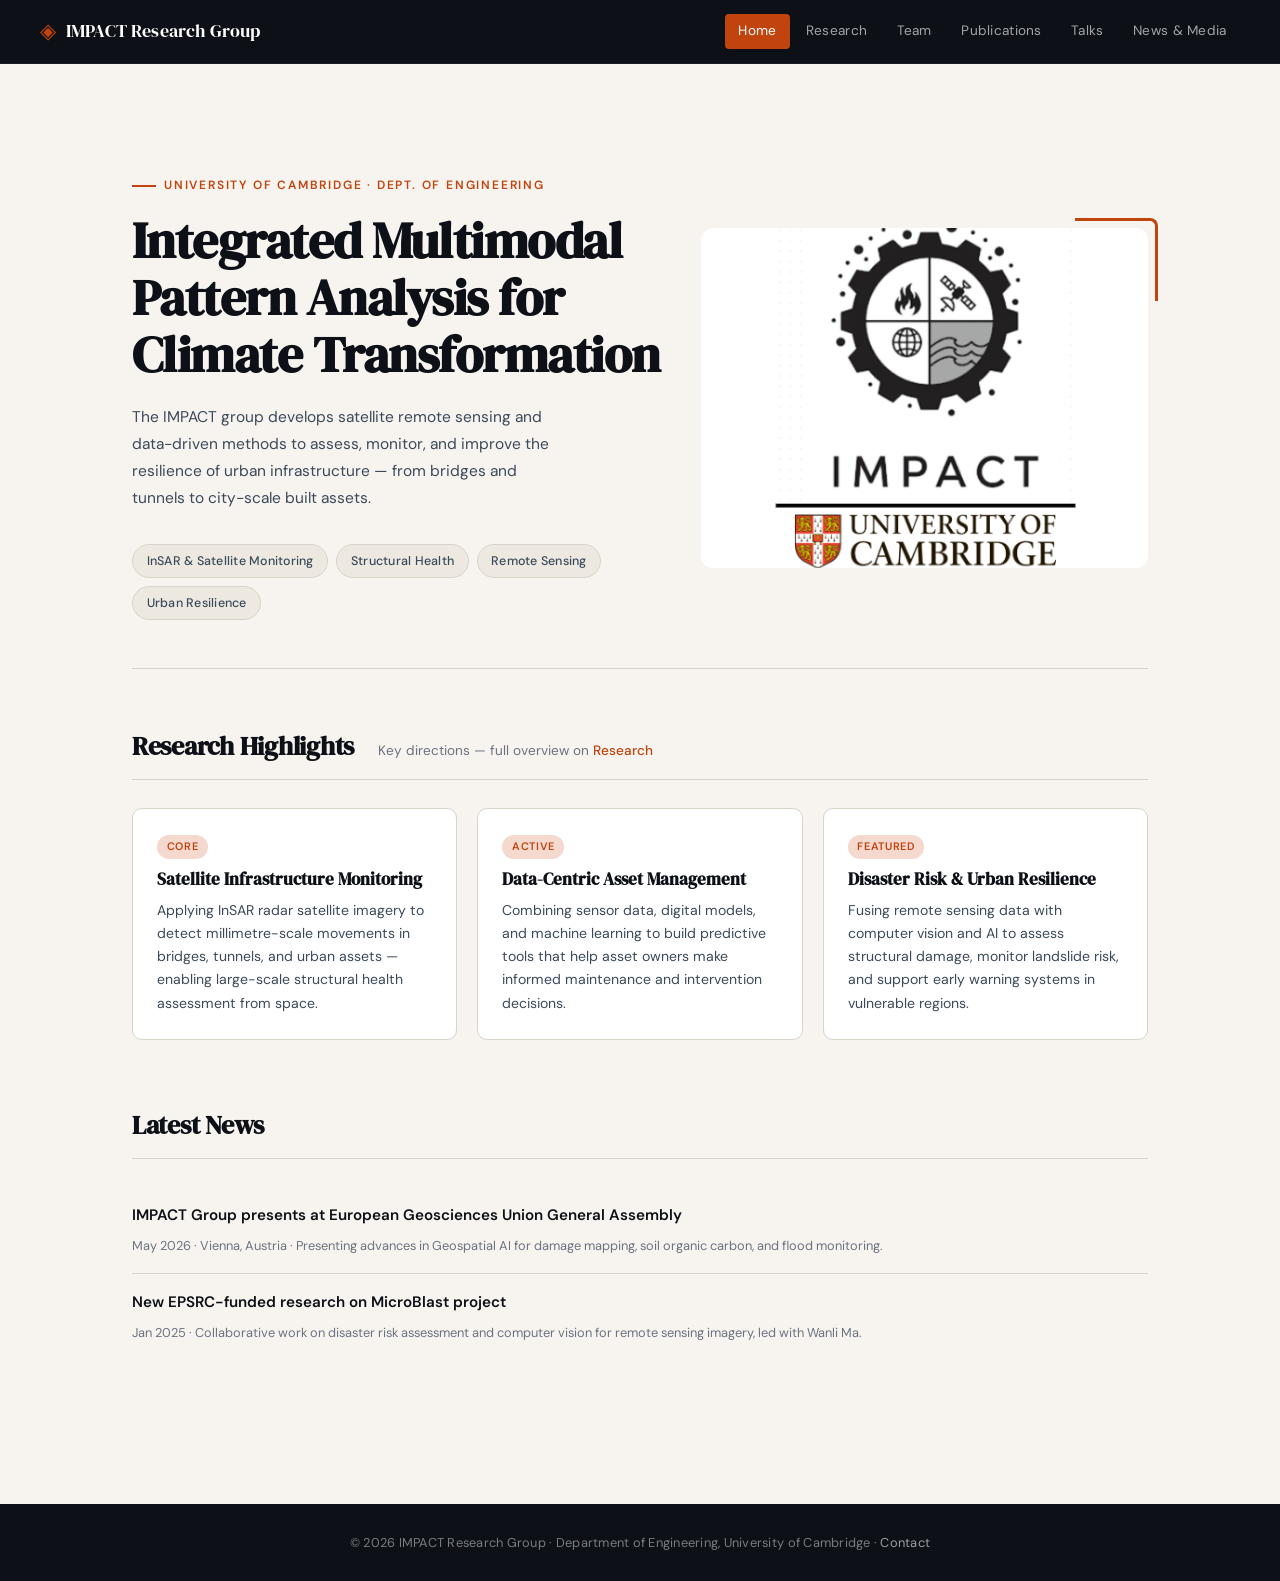
<file: index.html>
<!DOCTYPE html>
<html lang="en">
<head>
  <meta charset="UTF-8" />
  <title>IMPACT Research Group · University of Cambridge</title>
  <link rel="stylesheet" href="style.css" />
</head>
<body>
  <header class="header">
    <div class="logo">
      <span class="logo-accent">◈</span> IMPACT Research Group
    </div>
    <nav class="nav">
      <a href="index.html" class="active">Home</a>
      <a href="research.html">Research</a>
      <a href="team.html">Team</a>
      <a href="publications.html">Publications</a>
      <a href="talks.html">Talks</a>
      <a href="news-media.html">News &amp; Media</a>
    </nav>
  </header>

  <main class="main">
    <section class="hero">
      <div>
        <div class="hero-eyebrow">University of Cambridge · Dept. of Engineering</div>
        <h1> Integrated Multimodal Pattern Analysis for Climate Transformation</h1>
        <p class="hero-desc">
          The IMPACT group develops satellite remote sensing and data-driven methods
          to assess, monitor, and improve the resilience of urban infrastructure —
          from bridges and tunnels to city-scale built assets.
        </p>
        <div class="hero-pills">
          <span class="pill">InSAR &amp; Satellite Monitoring</span>
          <span class="pill">Structural Health</span>
          <span class="pill">Remote Sensing</span>
          <span class="pill">Urban Resilience</span>
        </div>
      </div>
      <div class="hero-image-wrap">
        <img src="photos\white.png"
             alt="Satellite view of urban infrastructure" />
      </div>
    </section>

    <section class="section">
      <div class="section-header">
        <h2 class="section-title">Research Highlights</h2>
        <span class="section-subtitle">Key directions — full overview on <a href="research.html" class="link">Research</a></span>
      </div>
      <div class="grid grid-3">
        <article class="card">
          <div class="badge">Core</div>
          <h3>Satellite Infrastructure Monitoring</h3>
          <p>
            Applying InSAR radar satellite imagery to detect millimetre-scale movements in bridges,
            tunnels, and urban assets — enabling large-scale structural health assessment from space.
          </p>
        </article>
        <article class="card">
          <div class="badge">Active</div>
          <h3>Data-Centric Asset Management</h3>
          <p>
            Combining sensor data, digital models, and machine learning to build predictive
            tools that help asset owners make informed maintenance and intervention decisions.
          </p>
        </article>
        <article class="card">
          <div class="badge">Featured</div>
          <h3>Disaster Risk &amp; Urban Resilience</h3>
          <p>
            Fusing remote sensing data with computer vision and AI to assess structural damage,
            monitor landslide risk, and support early warning systems in vulnerable regions.
          </p>
        </article>
      </div>
    </section>

    <section class="section">
      <div class="section-header">
        <h2 class="section-title">Latest News</h2>
      </div>
      <ul class="list">
        <li class="list-item">
          <strong>IMPACT Group presents at European Geosciences Union General Assembly</strong>
          <span class="meta">May 2026 · Vienna, Austria · Presenting advances in Geospatial AI for damage mapping, soil organic carbon, and flood monitoring.</span>
        </li>
        <li class="list-item">
          <strong>New EPSRC-funded research on MicroBlast project</strong>
          <span class="meta">Jan 2025 · Collaborative work on disaster risk assessment and computer vision for remote sensing imagery, led with Wanli Ma.</span>
        </li>
      </ul>
    </section>
  </main>

  <footer class="footer">
    © 2026 IMPACT Research Group · Department of Engineering, University of Cambridge ·
    <a href="mailto:ss683@cam.ac.uk">Contact</a>
  </footer>
</body>
</html>
</file>
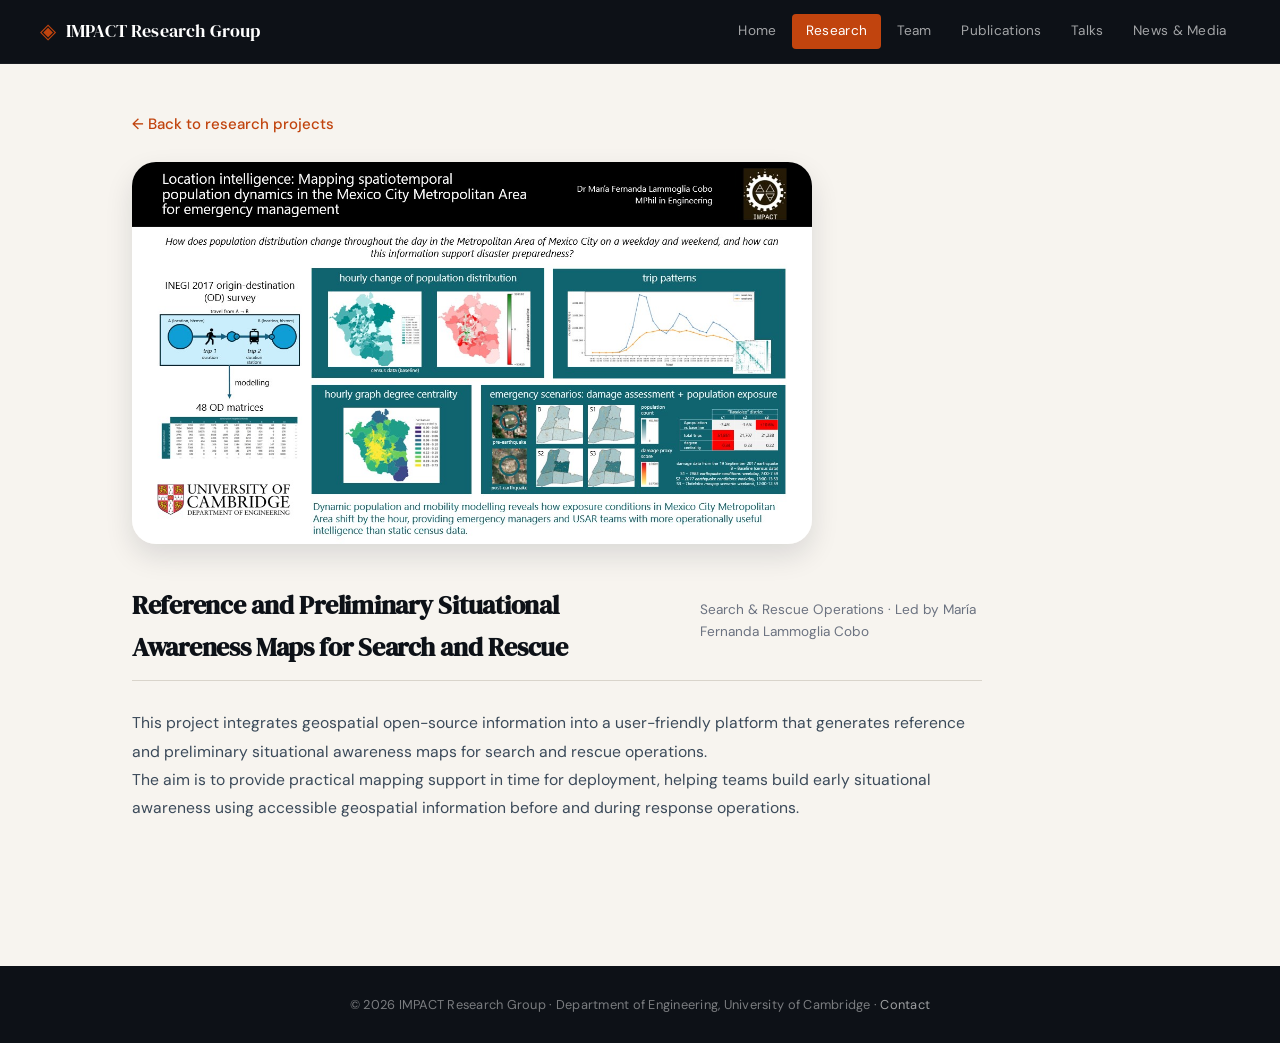
<file: project-search-rescue-maps.html>
<!DOCTYPE html>
<html lang="en">
<head>
  <meta charset="UTF-8" />
  <title>IMPACT Research Group · Reference and Preliminary Situational Awareness Maps for Search and Rescue</title>
  <link rel="stylesheet" href="style.css" />
  <style>
    .project-hero img { width: 80%; max-height: 420px; object-fit: cover; border-radius: 24px; margin-bottom: 2rem; box-shadow: 0 12px 28px rgba(15, 23, 42, 0.12); }
    .back-link { display: inline-block; margin-bottom: 1.5rem; }
    .project-detail { max-width: 850px; }
    .project-detail p { color: var(--slate); line-height: 1.8; font-size: 0.98rem; }
  </style>
</head>
<body>
  <header class="header">
    <div class="logo">
      <span class="logo-accent">◈</span> IMPACT Research Group
    </div>
    <nav class="nav">
      <a href="index.html">Home</a>
      <a href="research.html" class="active">Research</a>
      <a href="team.html">Team</a>
      <a href="publications.html">Publications</a>
      <a href="talks.html">Talks</a>
      <a href="news-media.html">News &amp; Media</a>
    </nav>
  </header>
  <main class="main">
    <section class="section project-detail">
      <a href="research.html" class="link back-link">← Back to research projects</a>
      <div class="project-hero"><img src="photos/Fernanda_project_hero_figure.jpg" alt="Maps and planning" /></div>
      <div class="section-header">
        <h2 class="section-title">Reference and Preliminary Situational Awareness Maps for Search and Rescue</h2>
        <span class="section-subtitle">Search &amp; Rescue Operations · Led by María Fernanda Lammoglia Cobo</span>
      </div>
      <p>This project integrates geospatial open-source information into a user-friendly platform that generates reference and preliminary situational awareness maps for search and rescue operations.</p>
      <p>The aim is to provide practical mapping support in time for deployment, helping teams build early situational awareness using accessible geospatial information before and during response operations.</p>
    </section>
  </main>
  <footer class="footer">
    © 2026 IMPACT Research Group · Department of Engineering, University of Cambridge ·
    <a href="mailto:ss683@cam.ac.uk">Contact</a>
  </footer>
</body>
</html>
</file>
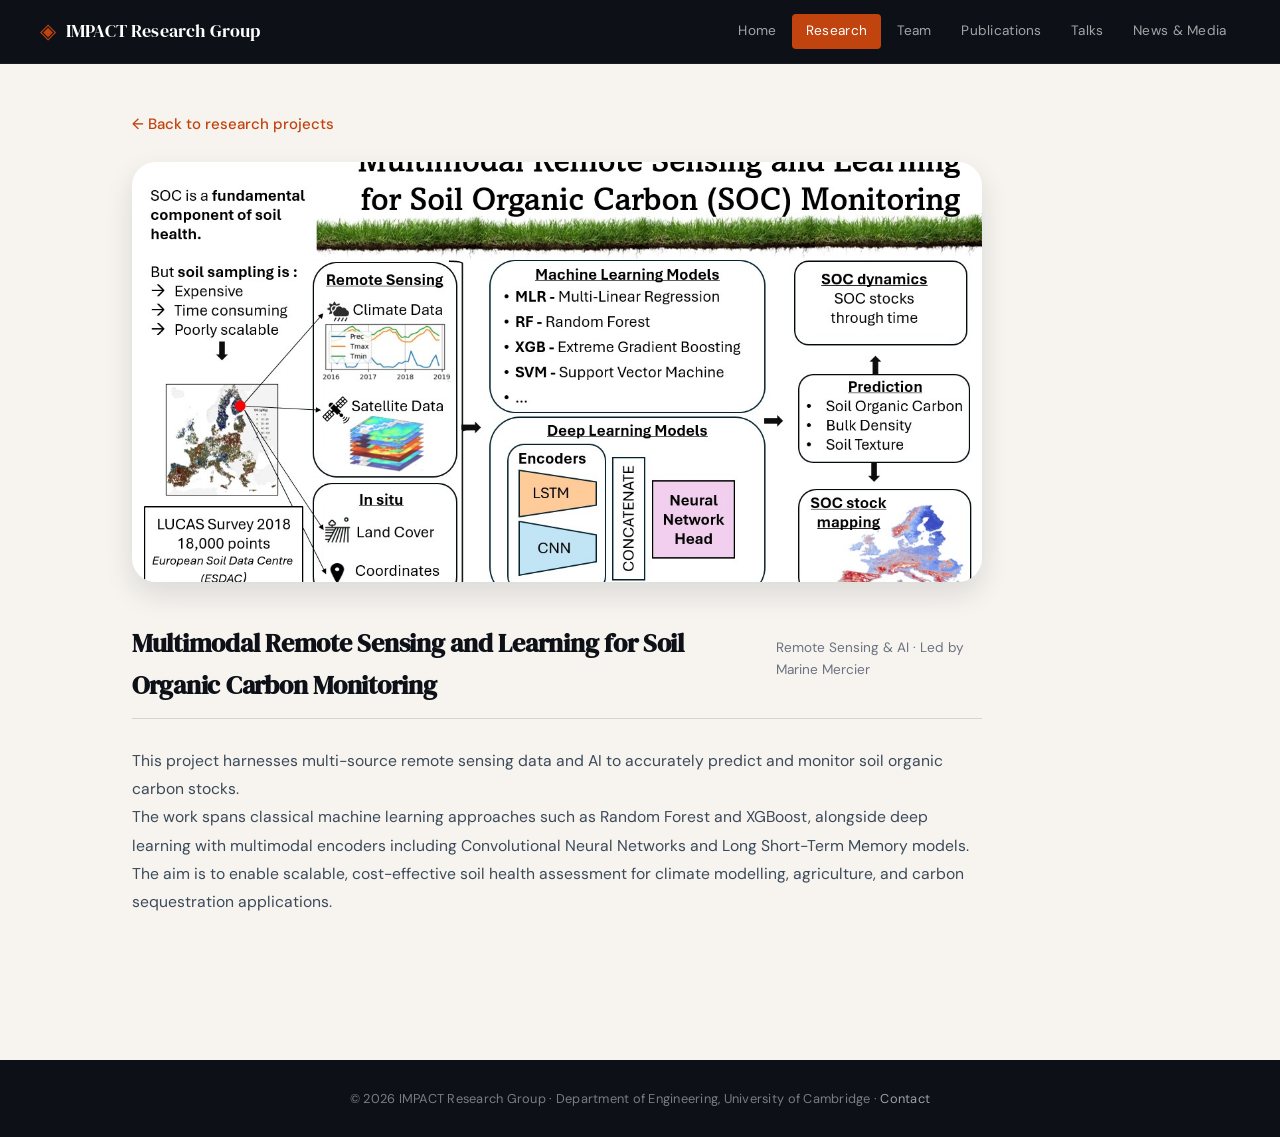
<file: project-soil-organic-carbon.html>
<!DOCTYPE html>
<html lang="en">
<head>
  <meta charset="UTF-8" />
  <title>IMPACT Research Group · Multimodal Remote Sensing and Learning for Soil Organic Carbon Monitoring</title>
  <link rel="stylesheet" href="style.css" />
  <style>
    .project-hero img { width: 100%; max-height: 420px; object-fit: cover; border-radius: 24px; margin-bottom: 2rem; box-shadow: 0 12px 28px rgba(15, 23, 42, 0.12); }
    .back-link { display: inline-block; margin-bottom: 1.5rem; }
    .project-detail { max-width: 850px; }
    .project-detail p { color: var(--slate); line-height: 1.8; font-size: 0.98rem; }
  </style>
</head>
<body>
  <header class="header">
    <div class="logo">
      <span class="logo-accent">◈</span> IMPACT Research Group
    </div>
    <nav class="nav">
      <a href="index.html">Home</a>
      <a href="research.html" class="active">Research</a>
      <a href="team.html">Team</a>
      <a href="publications.html">Publications</a>
      <a href="talks.html">Talks</a>
      <a href="news-media.html">News &amp; Media</a>
    </nav>
  </header>
  <main class="main">
    <section class="section project-detail">
      <a href="research.html" class="link back-link">← Back to research projects</a>
      <div class="project-hero"><img src="photos/Marine_project_hero_figure.jpg" alt="Soil and landscape" /> </div>
      <div class="section-header">
        <h2 class="section-title">Multimodal Remote Sensing and Learning for Soil Organic Carbon Monitoring</h2>
        <span class="section-subtitle">Remote Sensing &amp; AI · Led by Marine Mercier</span>
      </div>
      <p>This project harnesses multi-source remote sensing data and AI to accurately predict and monitor soil organic carbon stocks.</p>
      <p>The work spans classical machine learning approaches such as Random Forest and XGBoost, alongside deep learning with multimodal encoders including Convolutional Neural Networks and Long Short-Term Memory models. The aim is to enable scalable, cost-effective soil health assessment for climate modelling, agriculture, and carbon sequestration applications.</p>
    </section>
  </main>
  <footer class="footer">
    © 2026 IMPACT Research Group · Department of Engineering, University of Cambridge ·
    <a href="mailto:ss683@cam.ac.uk">Contact</a>
  </footer>
</body>
</html>
</file>
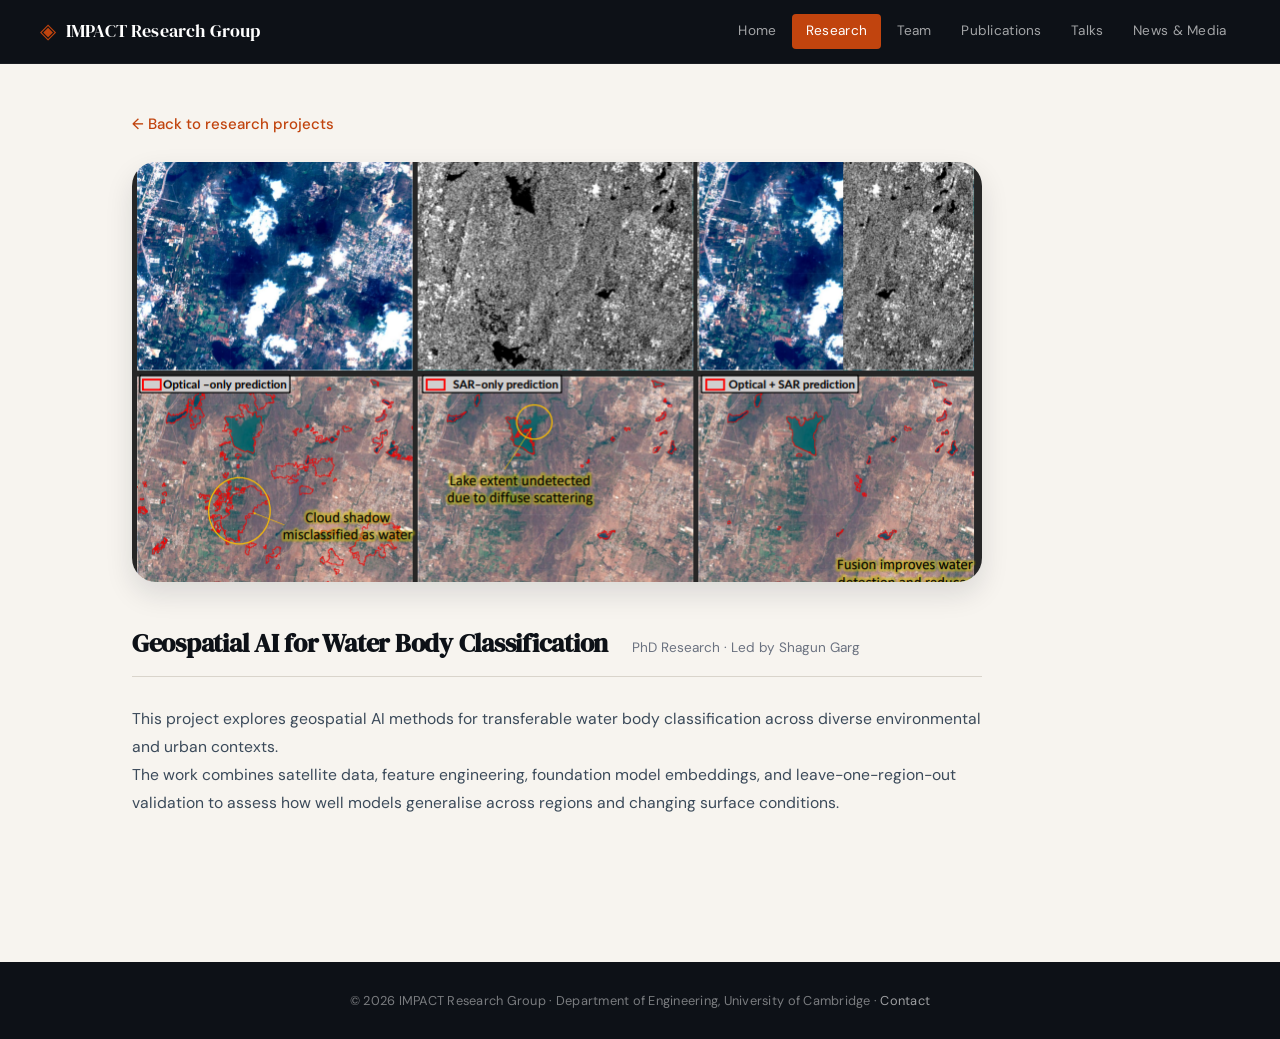
<file: project-water-body-classification.html>
<!DOCTYPE html>
<html lang="en">
<head>
  <meta charset="UTF-8" />
  <title>IMPACT Research Group · Geospatial AI for Water Body Classification</title>
  <link rel="stylesheet" href="style.css" />
  <style>
    .project-hero img { width: 100%; max-height: 420px; object-fit: cover; border-radius: 24px; margin-bottom: 2rem; box-shadow: 0 12px 28px rgba(15, 23, 42, 0.12); }
    .back-link { display: inline-block; margin-bottom: 1.5rem; }
    .project-detail { max-width: 850px; }
    .project-detail p { color: var(--slate); line-height: 1.8; font-size: 0.98rem; }
  </style>
</head>
<body>
  <header class="header">
    <div class="logo">
      <span class="logo-accent">◈</span> IMPACT Research Group
    </div>
    <nav class="nav">
      <a href="index.html">Home</a>
      <a href="research.html" class="active">Research</a>
      <a href="team.html">Team</a>
      <a href="publications.html">Publications</a>
      <a href="talks.html">Talks</a>
      <a href="news-media.html">News &amp; Media</a>
    </nav>
  </header>
  <main class="main">
    <section class="section project-detail">
      <a href="research.html" class="link back-link">← Back to research projects</a>
      <div class="project-hero"><img src="photos/shagun_project_hero_figure.png" alt="Satellite imagery" /></div>
      <div class="section-header">
        <h2 class="section-title">Geospatial AI for Water Body Classification</h2>
        <span class="section-subtitle">PhD Research · Led by Shagun Garg</span>
      </div>
      <p>This project explores geospatial AI methods for transferable water body classification across diverse environmental and urban contexts.</p>
      <p>The work combines satellite data, feature engineering, foundation model embeddings, and leave-one-region-out validation to assess how well models generalise across regions and changing surface conditions.</p>
    </section>
  </main>
  <footer class="footer">
    © 2026 IMPACT Research Group · Department of Engineering, University of Cambridge ·
    <a href="mailto:ss683@cam.ac.uk">Contact</a>
  </footer>
</body>
</html>
</file>
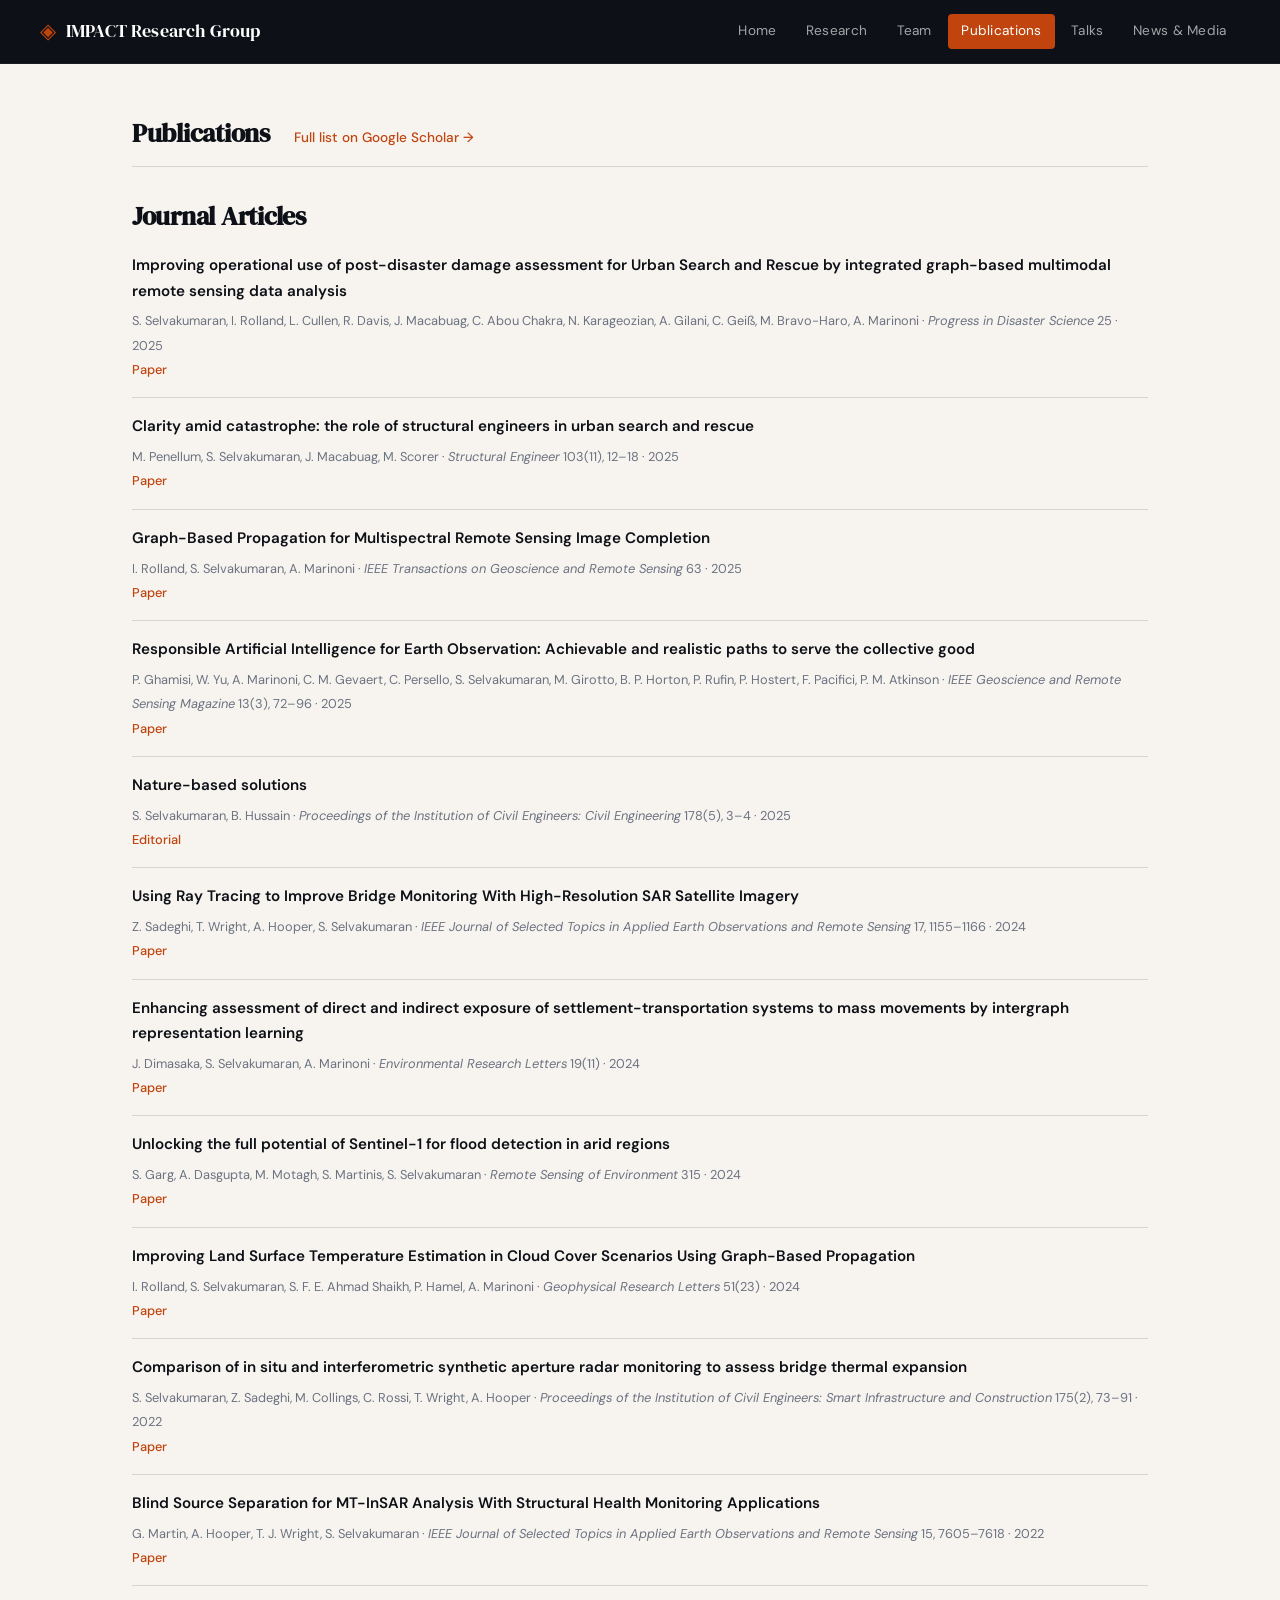
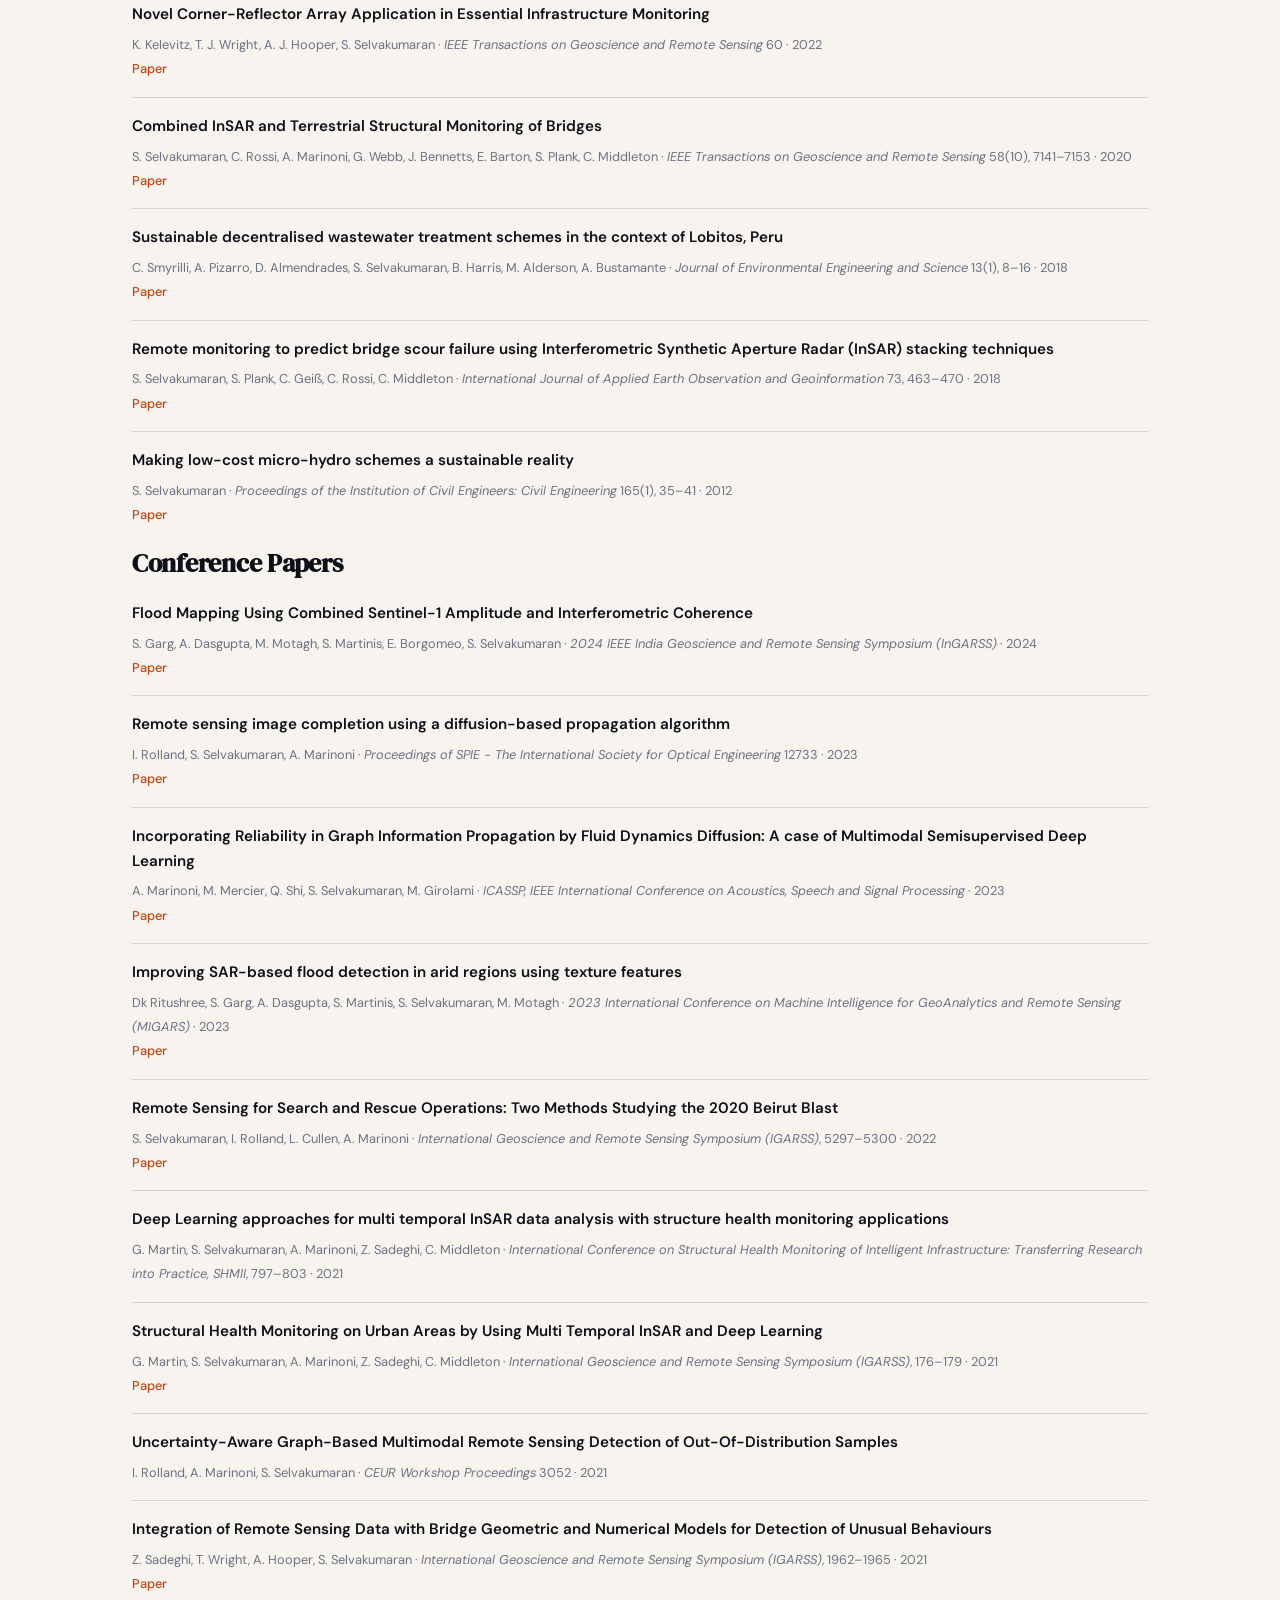
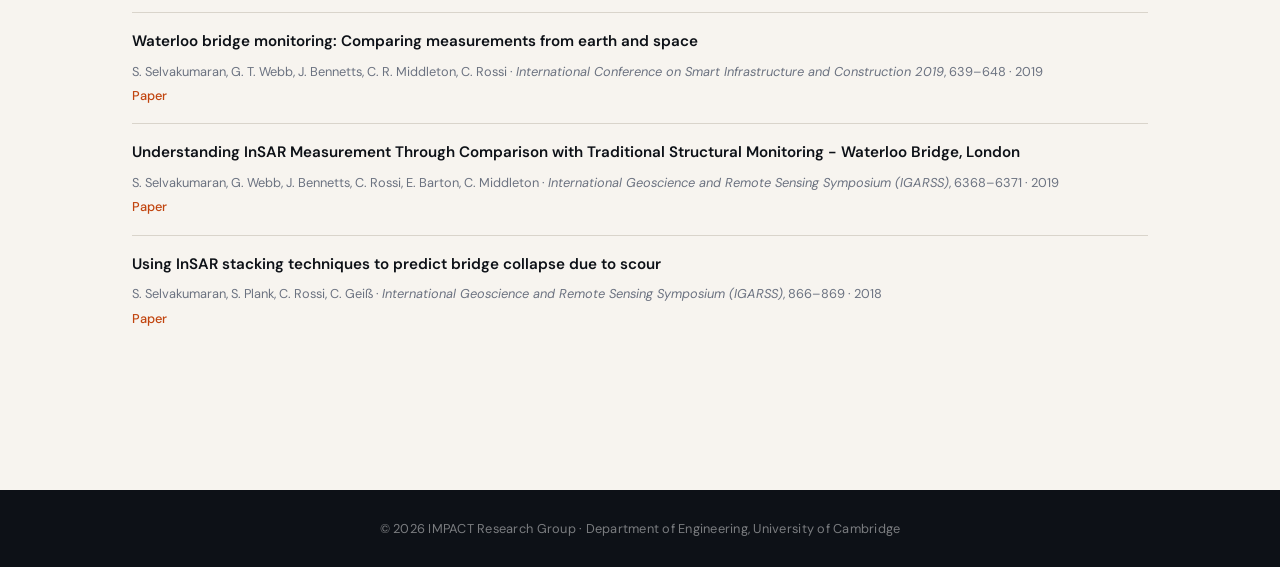
<file: publications.html>
<!DOCTYPE html>
<html lang="en">
<head>
  <meta charset="UTF-8" />
  <title>IMPACT Research Group · Publications</title>
  <link rel="stylesheet" href="style.css" />
</head>
<body>
  <header class="header">
    <div class="logo">
      <span class="logo-accent">◈</span> IMPACT Research Group
    </div>
    <nav class="nav">
      <a href="index.html">Home</a>
      <a href="research.html">Research</a>
      <a href="team.html">Team</a>
      <a href="publications.html" class="active">Publications</a>
      <a href="talks.html">Talks</a>
      <a href="news-media.html">News &amp; Media</a>
    </nav>
  </header>

  <main class="main">
    <section class="section">
      <div class="section-header">
        <h2 class="section-title">Publications</h2>
        <span class="section-subtitle">
          <a href="https://scholar.google.com/citations?user=6X2gmooAAAAJ&amp;hl=en" class="link">Full list on Google Scholar →</a>
        </span>
      </div>

      <h3 class="section-title">Journal Articles</h3>
      <ul class="list">
        <li class="list-item"><strong>Improving operational use of post-disaster damage assessment for Urban Search and Rescue by integrated graph-based multimodal remote sensing data analysis</strong><span class="meta">S. Selvakumaran, I. Rolland, L. Cullen, R. Davis, J. Macabuag, C. Abou Chakra, N. Karageozian, A. Gilani, C. Geiß, M. Bravo-Haro, A. Marinoni · <em>Progress in Disaster Science</em> 25 · 2025<br/><a href="https://doi.org/10.1016/j.pdisas.2025.100404" class="link">Paper</a></span></li>
        <li class="list-item"><strong>Clarity amid catastrophe: the role of structural engineers in urban search and rescue</strong><span class="meta">M. Penellum, S. Selvakumaran, J. Macabuag, M. Scorer · <em>Structural Engineer</em> 103(11), 12–18 · 2025<br/><a href="https://doi.org/10.56330/QXNE6647" class="link">Paper</a></span></li>
        <li class="list-item"><strong>Graph-Based Propagation for Multispectral Remote Sensing Image Completion</strong><span class="meta">I. Rolland, S. Selvakumaran, A. Marinoni · <em>IEEE Transactions on Geoscience and Remote Sensing</em> 63 · 2025<br/><a href="https://doi.org/10.1109/TGRS.2025.3527056" class="link">Paper</a></span></li>
        <li class="list-item"><strong>Responsible Artificial Intelligence for Earth Observation: Achievable and realistic paths to serve the collective good</strong><span class="meta">P. Ghamisi, W. Yu, A. Marinoni, C. M. Gevaert, C. Persello, S. Selvakumaran, M. Girotto, B. P. Horton, P. Rufin, P. Hostert, F. Pacifici, P. M. Atkinson · <em>IEEE Geoscience and Remote Sensing Magazine</em> 13(3), 72–96 · 2025<br/><a href="https://doi.org/10.1109/MGRS.2025.3529726" class="link">Paper</a></span></li>
        <li class="list-item"><strong>Nature-based solutions</strong><span class="meta">S. Selvakumaran, B. Hussain · <em>Proceedings of the Institution of Civil Engineers: Civil Engineering</em> 178(5), 3–4 · 2025<br/><a href="https://doi.org/10.1680/jcien.2025.178.5.3" class="link">Editorial</a></span></li>
        <li class="list-item"><strong>Using Ray Tracing to Improve Bridge Monitoring With High-Resolution SAR Satellite Imagery</strong><span class="meta">Z. Sadeghi, T. Wright, A. Hooper, S. Selvakumaran · <em>IEEE Journal of Selected Topics in Applied Earth Observations and Remote Sensing</em> 17, 1155–1166 · 2024<br/><a href="https://doi.org/10.1109/JSTARS.2023.3335284" class="link">Paper</a></span></li>
        <li class="list-item"><strong>Enhancing assessment of direct and indirect exposure of settlement-transportation systems to mass movements by intergraph representation learning</strong><span class="meta">J. Dimasaka, S. Selvakumaran, A. Marinoni · <em>Environmental Research Letters</em> 19(11) · 2024<br/><a href="https://doi.org/10.1088/1748-9326/ad8172" class="link">Paper</a></span></li>
        <li class="list-item"><strong>Unlocking the full potential of Sentinel-1 for flood detection in arid regions</strong><span class="meta">S. Garg, A. Dasgupta, M. Motagh, S. Martinis, S. Selvakumaran · <em>Remote Sensing of Environment</em> 315 · 2024<br/><a href="https://doi.org/10.1016/j.rse.2024.114417" class="link">Paper</a></span></li>
        <li class="list-item"><strong>Improving Land Surface Temperature Estimation in Cloud Cover Scenarios Using Graph-Based Propagation</strong><span class="meta">I. Rolland, S. Selvakumaran, S. F. E. Ahmad Shaikh, P. Hamel, A. Marinoni · <em>Geophysical Research Letters</em> 51(23) · 2024<br/><a href="https://doi.org/10.1029/2024GL108263" class="link">Paper</a></span></li>
        <li class="list-item"><strong>Comparison of in situ and interferometric synthetic aperture radar monitoring to assess bridge thermal expansion</strong><span class="meta">S. Selvakumaran, Z. Sadeghi, M. Collings, C. Rossi, T. Wright, A. Hooper · <em>Proceedings of the Institution of Civil Engineers: Smart Infrastructure and Construction</em> 175(2), 73–91 · 2022<br/><a href="https://doi.org/10.1680/jsmic.21.00008" class="link">Paper</a></span></li>
        <li class="list-item"><strong>Blind Source Separation for MT-InSAR Analysis With Structural Health Monitoring Applications</strong><span class="meta">G. Martin, A. Hooper, T. J. Wright, S. Selvakumaran · <em>IEEE Journal of Selected Topics in Applied Earth Observations and Remote Sensing</em> 15, 7605–7618 · 2022<br/><a href="https://doi.org/10.1109/JSTARS.2022.3190027" class="link">Paper</a></span></li>
        <li class="list-item"><strong>Novel Corner-Reflector Array Application in Essential Infrastructure Monitoring</strong><span class="meta">K. Kelevitz, T. J. Wright, A. J. Hooper, S. Selvakumaran · <em>IEEE Transactions on Geoscience and Remote Sensing</em> 60 · 2022<br/><a href="https://doi.org/10.1109/TGRS.2022.3196699" class="link">Paper</a></span></li>
        <li class="list-item"><strong>Combined InSAR and Terrestrial Structural Monitoring of Bridges</strong><span class="meta">S. Selvakumaran, C. Rossi, A. Marinoni, G. Webb, J. Bennetts, E. Barton, S. Plank, C. Middleton · <em>IEEE Transactions on Geoscience and Remote Sensing</em> 58(10), 7141–7153 · 2020<br/><a href="https://doi.org/10.1109/TGRS.2020.2979961" class="link">Paper</a></span></li>
        <li class="list-item"><strong>Sustainable decentralised wastewater treatment schemes in the context of Lobitos, Peru</strong><span class="meta">C. Smyrilli, A. Pizarro, D. Almendrades, S. Selvakumaran, B. Harris, M. Alderson, A. Bustamante · <em>Journal of Environmental Engineering and Science</em> 13(1), 8–16 · 2018<br/><a href="https://doi.org/10.1680/jenes.17.00023" class="link">Paper</a></span></li>
        <li class="list-item"><strong>Remote monitoring to predict bridge scour failure using Interferometric Synthetic Aperture Radar (InSAR) stacking techniques</strong><span class="meta">S. Selvakumaran, S. Plank, C. Geiß, C. Rossi, C. Middleton · <em>International Journal of Applied Earth Observation and Geoinformation</em> 73, 463–470 · 2018<br/><a href="https://doi.org/10.1016/j.jag.2018.07.004" class="link">Paper</a></span></li>
        <li class="list-item"><strong>Making low-cost micro-hydro schemes a sustainable reality</strong><span class="meta">S. Selvakumaran · <em>Proceedings of the Institution of Civil Engineers: Civil Engineering</em> 165(1), 35–41 · 2012<br/><a href="https://doi.org/10.1680/cien.2012.165.1.35" class="link">Paper</a></span></li>
      </ul>

      <h3 class="section-title">Conference Papers</h3>
      <ul class="list">
        <li class="list-item"><strong>Flood Mapping Using Combined Sentinel-1 Amplitude and Interferometric Coherence</strong><span class="meta">S. Garg, A. Dasgupta, M. Motagh, S. Martinis, E. Borgomeo, S. Selvakumaran · <em>2024 IEEE India Geoscience and Remote Sensing Symposium (InGARSS)</em> · 2024<br/><a href="https://doi.org/10.1109/InGARSS61818.2024.10984410" class="link">Paper</a></span></li>
        <li class="list-item"><strong>Remote sensing image completion using a diffusion-based propagation algorithm</strong><span class="meta">I. Rolland, S. Selvakumaran, A. Marinoni · <em>Proceedings of SPIE - The International Society for Optical Engineering</em> 12733 · 2023<br/><a href="https://doi.org/10.1117/12.2684456" class="link">Paper</a></span></li>
        <li class="list-item"><strong>Incorporating Reliability in Graph Information Propagation by Fluid Dynamics Diffusion: A case of Multimodal Semisupervised Deep Learning</strong><span class="meta">A. Marinoni, M. Mercier, Q. Shi, S. Selvakumaran, M. Girolami · <em>ICASSP, IEEE International Conference on Acoustics, Speech and Signal Processing</em> · 2023<br/><a href="https://doi.org/10.1109/ICASSP49357.2023.10095086" class="link">Paper</a></span></li>
        <li class="list-item"><strong>Improving SAR-based flood detection in arid regions using texture features</strong><span class="meta">Dk Ritushree, S. Garg, A. Dasgupta, S. Martinis, S. Selvakumaran, M. Motagh · <em>2023 International Conference on Machine Intelligence for GeoAnalytics and Remote Sensing (MIGARS)</em> · 2023<br/><a href="https://doi.org/10.1109/MIGARS57353.2023.10064526" class="link">Paper</a></span></li>
        <li class="list-item"><strong>Remote Sensing for Search and Rescue Operations: Two Methods Studying the 2020 Beirut Blast</strong><span class="meta">S. Selvakumaran, I. Rolland, L. Cullen, A. Marinoni · <em>International Geoscience and Remote Sensing Symposium (IGARSS)</em>, 5297–5300 · 2022<br/><a href="https://doi.org/10.1109/IGARSS46834.2022.9884187" class="link">Paper</a></span></li>
        <li class="list-item"><strong>Deep Learning approaches for multi temporal InSAR data analysis with structure health monitoring applications</strong><span class="meta">G. Martin, S. Selvakumaran, A. Marinoni, Z. Sadeghi, C. Middleton · <em>International Conference on Structural Health Monitoring of Intelligent Infrastructure: Transferring Research into Practice, SHMII</em>, 797–803 · 2021</span></li>
        <li class="list-item"><strong>Structural Health Monitoring on Urban Areas by Using Multi Temporal InSAR and Deep Learning</strong><span class="meta">G. Martin, S. Selvakumaran, A. Marinoni, Z. Sadeghi, C. Middleton · <em>International Geoscience and Remote Sensing Symposium (IGARSS)</em>, 176–179 · 2021<br/><a href="https://doi.org/10.1109/IGARSS47720.2021.9554639" class="link">Paper</a></span></li>
        <li class="list-item"><strong>Uncertainty-Aware Graph-Based Multimodal Remote Sensing Detection of Out-Of-Distribution Samples</strong><span class="meta">I. Rolland, A. Marinoni, S. Selvakumaran · <em>CEUR Workshop Proceedings</em> 3052 · 2021</span></li>
        <li class="list-item"><strong>Integration of Remote Sensing Data with Bridge Geometric and Numerical Models for Detection of Unusual Behaviours</strong><span class="meta">Z. Sadeghi, T. Wright, A. Hooper, S. Selvakumaran · <em>International Geoscience and Remote Sensing Symposium (IGARSS)</em>, 1962–1965 · 2021<br/><a href="https://doi.org/10.1109/IGARSS47720.2021.9555091" class="link">Paper</a></span></li>
        <li class="list-item"><strong>Waterloo bridge monitoring: Comparing measurements from earth and space</strong><span class="meta">S. Selvakumaran, G. T. Webb, J. Bennetts, C. R. Middleton, C. Rossi · <em>International Conference on Smart Infrastructure and Construction 2019</em>, 639–648 · 2019<br/><a href="https://doi.org/10.1680/icsic.64669.639" class="link">Paper</a></span></li>
        <li class="list-item"><strong>Understanding InSAR Measurement Through Comparison with Traditional Structural Monitoring - Waterloo Bridge, London</strong><span class="meta">S. Selvakumaran, G. Webb, J. Bennetts, C. Rossi, E. Barton, C. Middleton · <em>International Geoscience and Remote Sensing Symposium (IGARSS)</em>, 6368–6371 · 2019<br/><a href="https://doi.org/10.1109/IGARSS.2019.8898049" class="link">Paper</a></span></li>
        <li class="list-item"><strong>Using InSAR stacking techniques to predict bridge collapse due to scour</strong><span class="meta">S. Selvakumaran, S. Plank, C. Rossi, C. Geiß · <em>International Geoscience and Remote Sensing Symposium (IGARSS)</em>, 866–869 · 2018<br/><a href="https://doi.org/10.1109/IGARSS.2018.8517566" class="link">Paper</a></span></li>
      </ul>
    </section>
  </main>

  <footer class="footer">
    © 2026 IMPACT Research Group · Department of Engineering, University of Cambridge
  </footer>
</body>
</html>
</file>
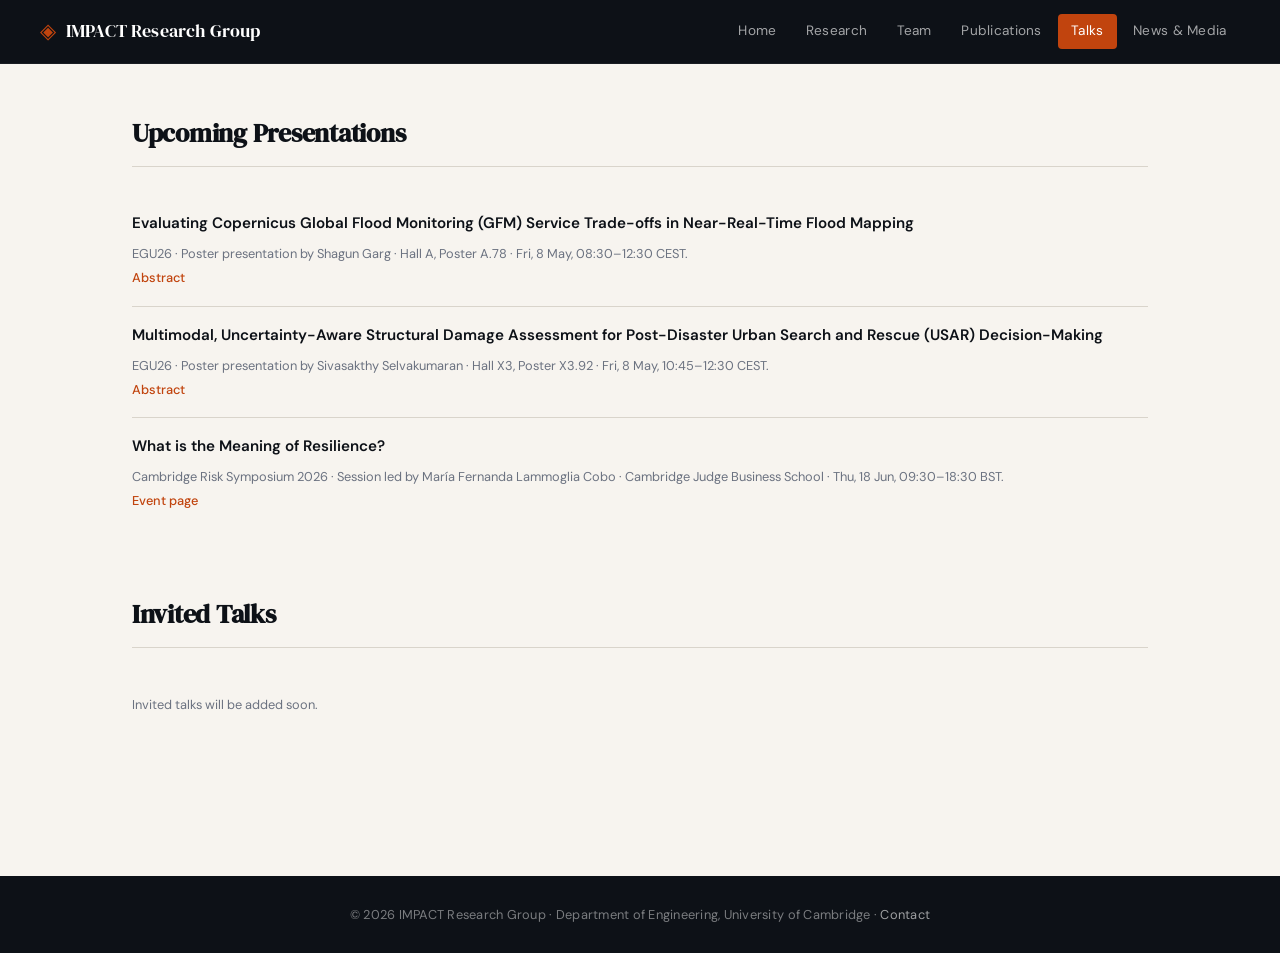
<file: talks.html>
<!DOCTYPE html>
<html lang="en">
<head>
  <meta charset="UTF-8" />
  <title>IMPACT Research Group · Talks</title>
  <link rel="stylesheet" href="style.css" />
</head>
<body>
  <header class="header">
    <div class="logo">
      <span class="logo-accent">◈</span> IMPACT Research Group
    </div>
    <nav class="nav">
      <a href="index.html">Home</a>
      <a href="research.html">Research</a>
      <a href="team.html">Team</a>
      <a href="publications.html">Publications</a>
      <a href="talks.html" class="active">Talks</a>
      <a href="news-media.html">News &amp; Media</a>
    </nav>
  </header>

  <main class="main">

    <section class="section">
      <div class="section-header">
        <h2 class="section-title">Upcoming Presentations</h2>
      </div>
      <ul class="list">
        <li class="list-item">
          <strong>Evaluating Copernicus Global Flood Monitoring (GFM) Service Trade-offs in Near-Real-Time Flood Mapping</strong>
          <span class="meta">
            EGU26 · Poster presentation by Shagun Garg · Hall A, Poster A.78 ·
            Fri, 8 May, 08:30–12:30 CEST.
            <br/>
            <a href="https://meetingorganizer.copernicus.org/EGU26/EGU26-21734.html" class="link">Abstract</a>
          </span>
        </li>

        <li class="list-item">
          <strong>Multimodal, Uncertainty-Aware Structural Damage Assessment for Post-Disaster Urban Search and Rescue (USAR) Decision-Making</strong>
          <span class="meta">
            EGU26 · Poster presentation by Sivasakthy Selvakumaran · Hall X3, Poster X3.92 ·
            Fri, 8 May, 10:45–12:30 CEST.
            <br/>
            <a href="https://meetingorganizer.copernicus.org/EGU26/EGU26-21653.html" class="link">Abstract</a>
          </span>
        </li>

        <li class="list-item">
          <strong>What is the Meaning of Resilience?</strong>
          <span class="meta">
            Cambridge Risk Symposium 2026 · Session led by María Fernanda Lammoglia Cobo ·
            Cambridge Judge Business School · Thu, 18 Jun, 09:30–18:30 BST.
            <br/>
            <a href="https://www.jbs.cam.ac.uk/events/cambridge-risk-symposium-2026/" class="link">Event page</a>
          </span>
        </li>
      </ul>
    </section>

    <section class="section">
      <div class="section-header">
        <h2 class="section-title">Invited Talks</h2>
      </div>
      <ul class="list">
        <li class="list-item">
          <span class="meta">Invited talks will be added soon.</span>
        </li>
      </ul>
    </section>

  </main>

  <footer class="footer">
    © 2026 IMPACT Research Group · Department of Engineering, University of Cambridge ·
    <a href="mailto:ss683@cam.ac.uk">Contact</a>
  </footer>
</body>
</html>
</file>
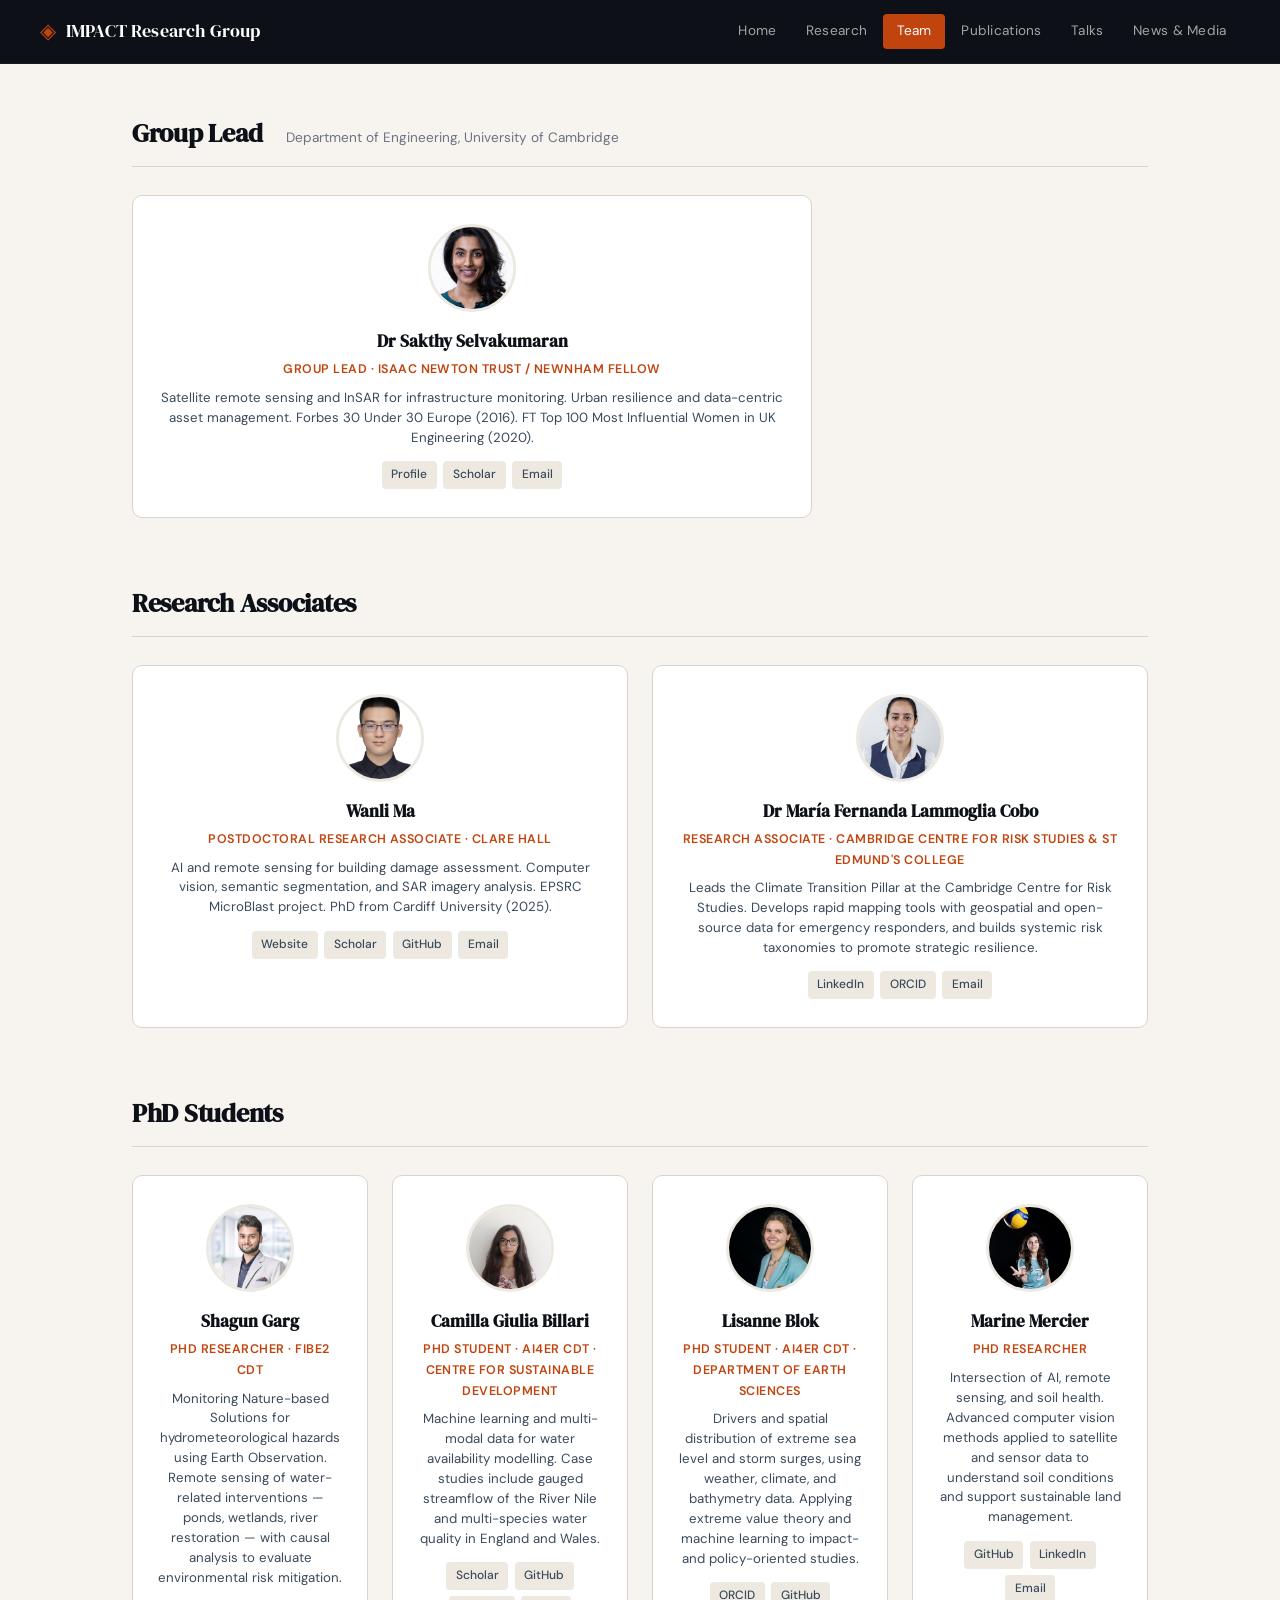
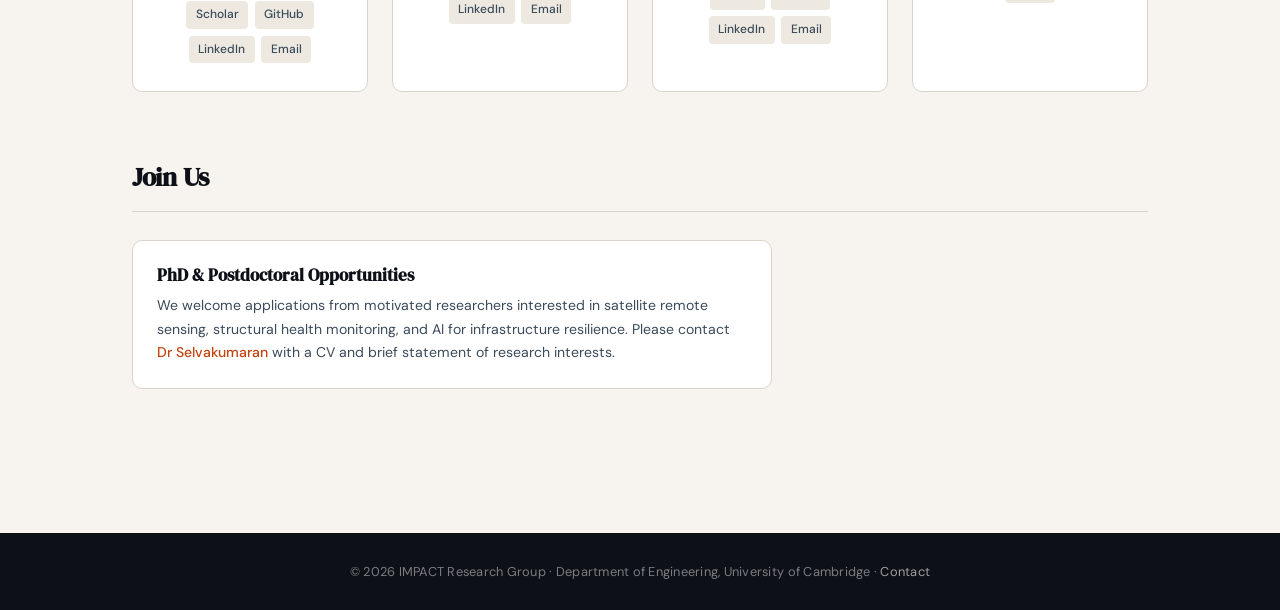
<file: team.html>
<!DOCTYPE html>
<html lang="en">
<head>
  <meta charset="UTF-8" />
  <title>IMPACT Research Group · Team</title>
  <link rel="stylesheet" href="style.css" />
</head>
<body>
  <header class="header">
    <div class="logo">
      <span class="logo-accent">◈</span> IMPACT Research Group
    </div>
    <nav class="nav">
      <a href="index.html">Home</a>
      <a href="research.html">Research</a>
      <a href="team.html" class="active">Team</a>
      <a href="publications.html">Publications</a>
      <a href="talks.html">Talks</a>
      <a href="news-media.html">News &amp; Media</a>
    </nav>
  </header>

  <main class="main">

    <!-- GROUP LEAD -->
    <section class="section">
      <div class="section-header">
        <h2 class="section-title">Group Lead</h2>
        <span class="section-subtitle">Department of Engineering, University of Cambridge</span>
      </div>
      <div class="team-grid" style="grid-template-columns: repeat(auto-fit, minmax(300px, 1fr)); max-width: 680px;">
        <article class="team-card">
          <img src="photos/Sakthy_Selvakumaran.jpg" alt="Dr Sakthy Selvakumaran" />
          <h3>Dr Sakthy Selvakumaran</h3>
          <div class="role">Group Lead · Isaac Newton Trust / Newnham Fellow</div>
          <p class="meta">
            Satellite remote sensing and InSAR for infrastructure monitoring. Urban resilience
            and data-centric asset management. Forbes 30 Under 30 Europe (2016).
            FT Top 100 Most Influential Women in UK Engineering (2020).
          </p>
          <div class="links">
            <a href="https://www.eng.cam.ac.uk/profiles/ss683">Profile</a>
            <a href="https://scholar.google.com/scholar?q=Selvakumaran+InSAR+infrastructure">Scholar</a>
            <a href="mailto:ss683@cam.ac.uk">Email</a>
          </div>
        </article>
      </div>
    </section>

    <!-- RESEARCH ASSOCIATES -->
    <section class="section">
      <div class="section-header">
        <h2 class="section-title">Research Associates</h2>
      </div>
      <div class="team-grid">

        <article class="team-card">
          <img src="photos/Wanli_Ma.jpg" alt="Wanli Ma" />
          <h3>Wanli Ma</h3>
          <div class="role">Postdoctoral Research Associate · Clare Hall</div>
          <p class="meta">
            AI and remote sensing for building damage assessment.
            Computer vision, semantic segmentation, and SAR imagery analysis.
            EPSRC MicroBlast project. PhD from Cardiff University (2025).
          </p>
          <div class="links">
            <a href="https://wanlima-cardiff.github.io">Website</a>
            <a href="https://scholar.google.com/citations?user=q0IcsygAAAAJ&hl=en">Scholar</a>
            <a href="https://github.com/WANLIMA-CARDIFF">GitHub</a>
            <a href="mailto:wm369@cam.ac.uk">Email</a>
          </div>
        </article>

        <article class="team-card">
          <img src="photos/Fernanda.jpg" alt="Dr María Fernanda Lammoglia Cobo" />
          <h3>Dr María Fernanda Lammoglia Cobo</h3>
          <div class="role">Research Associate · Cambridge Centre for Risk Studies &amp; St Edmund's College</div>
          <p class="meta">
            Leads the Climate Transition Pillar at the Cambridge Centre for Risk Studies.
            Develops rapid mapping tools with geospatial and open-source data for emergency responders,
            and builds systemic risk taxonomies to promote strategic resilience.
          </p>
          <div class="links">
            <a href="https://www.linkedin.com/in/flammogliacobo/">LinkedIn</a>
            <a href="https://orcid.org/0000-0002-0369-0364">ORCID</a>
            <a href="mailto:mfl37@cam.ac.uk">Email</a>
          </div>
        </article>

      </div>
    </section>

    <!-- PHD STUDENTS -->
    <section class="section">
      <div class="section-header">
        <h2 class="section-title">PhD Students</h2>
      </div>
      <div class="team-grid">

        <article class="team-card">
          <img src="photos/Shagun_Garg.jpeg" alt="Shagun Garg" />
          <h3>Shagun Garg</h3>
          <div class="role">PhD Researcher · FIBE2 CDT</div>
          <p class="meta">
            Monitoring Nature-based Solutions for hydrometeorological hazards using Earth Observation.
            Remote sensing of water-related interventions — ponds, wetlands, river restoration —
            with causal analysis to evaluate environmental risk mitigation.
          </p>
          <div class="links">
            <a href="https://scholar.google.co.uk/citations?user=l-PspUEAAAAJ&hl=en">Scholar</a>
            <a href="https://github.com/HelloShagun/">GitHub</a>
            <a href="https://www.linkedin.com/in/shagungarg1511/">LinkedIn</a>
            <a href="mailto:sg2009@cam.ac.uk">Email</a>
          </div>
        </article>

        <article class="team-card">
          <img src="photos/CamillaGiulia_Billari.jpeg" alt="Camilla Giulia Billari" />
          <h3>Camilla Giulia Billari</h3>
          <div class="role">PhD Student · AI4ER CDT · Centre for Sustainable Development</div>
          <p class="meta">
            Machine learning and multi-modal data for water availability modelling.
            Case studies include gauged streamflow of the River Nile and
            multi-species water quality in England and Wales.
          </p>
          <div class="links">
            <a href="https://scholar.google.com/citations?user=uQ2jROEAAAAJ&hl=it&oi=ao">Scholar</a>
            <a href="https://github.com/camillabillari">GitHub</a>
            <a href="https://www.linkedin.com/in/camilla-billari/">LinkedIn</a>
            <a href="mailto:cgb47@cam.ac.uk">Email</a>
          </div>
        </article>

        <article class="team-card">
          <img src="photos/Lisanne_Blok.png" alt="Lisanne Blok" />
          <h3>Lisanne Blok</h3>
          <div class="role">PhD Student · AI4ER CDT · Department of Earth Sciences</div>
          <p class="meta">
            Drivers and spatial distribution of extreme sea level and storm surges,
            using weather, climate, and bathymetry data. Applying extreme value theory
            and machine learning to impact- and policy-oriented studies.
          </p>
          <div class="links">
            <a href="https://orcid.org/0009-0006-5944-4169">ORCID</a>
            <a href="https://github.com/lisanneblok">GitHub</a>
            <a href="https://www.linkedin.com/in/lisanne-blok-3523b8197/">LinkedIn</a>
            <a href="mailto:lb962@cam.ac.uk">Email</a>
          </div>
        </article>

        <article class="team-card">
          <img src="photos/Marine.jpg" alt="Marine Mercier" />
          <h3>Marine Mercier</h3>
          <div class="role">PhD Researcher</div>
          <p class="meta">
            Intersection of AI, remote sensing, and soil health.
            Advanced computer vision methods applied to satellite and sensor data
            to understand soil conditions and support sustainable land management.
          </p>
          <div class="links">
            <a href="https://github.com/MarineMercier">GitHub</a>
            <a href="https://www.linkedin.com/in/marine-mercier-a63b24170">LinkedIn</a>
            <a href="mailto:mnlm2@cam.ac.uk">Email</a>
          </div>
        </article>

      </div>
    </section>

    <!-- JOIN US -->
    <section class="section">
      <div class="section-header">
        <h2 class="section-title">Join Us</h2>
      </div>
      <div class="card" style="max-width:640px;">
        <h3>PhD &amp; Postdoctoral Opportunities</h3>
        <p style="margin-top:0.5rem;">
          We welcome applications from motivated researchers interested in satellite remote sensing,
          structural health monitoring, and AI for infrastructure resilience. Please contact
          <a href="mailto:ss683@cam.ac.uk" class="link">Dr Selvakumaran</a> with a CV and
          brief statement of research interests.
        </p>
      </div>
    </section>

  </main>

  <footer class="footer">
    © 2026 IMPACT Research Group · Department of Engineering, University of Cambridge ·
    <a href="mailto:ss683@cam.ac.uk">Contact</a>
  </footer>
</body>
</html>
</file>
<file: style.css>
@import url('https://fonts.googleapis.com/css2?family=DM+Serif+Display:ital@0;1&family=DM+Sans:ital,opsz,wght@0,9..40,300;0,9..40,400;0,9..40,500;0,9..40,600;1,9..40,300&display=swap');

:root {
  --ink: #0d1117;
  --paper: #f7f4ef;
  --cream: #ede9e1;
  --rust: #c1440e;
  --rust-light: #f5d9ce;
  --slate: #3b4a5a;
  --mid: #6b7280;
  --border: #d9d4cb;
  --white: #ffffff;
}

* {
  margin: 0;
  padding: 0;
  box-sizing: border-box;
}

body {
  background: var(--paper);
  color: var(--ink);
  font-family: 'DM Sans', sans-serif;
  line-height: 1.65;
  font-size: 15px;
}

/* HEADER */
.header {
  background: var(--ink);
  padding: 0 2.5rem;
  display: flex;
  justify-content: space-between;
  align-items: center;
  height: 64px;
  position: sticky;
  top: 0;
  z-index: 100;
  border-bottom: 1px solid rgba(255,255,255,0.05);
}

.logo {
  font-family: 'DM Serif Display', serif;
  font-size: 1.15rem;
  color: var(--white);
  letter-spacing: 0.01em;
  display: flex;
  align-items: center;
  gap: 0.6rem;
}

.logo-accent {
  color: var(--rust);
  font-size: 1.3rem;
}

.nav {
  display: flex;
  align-items: center;
  gap: 0.15rem;
}

.nav a {
  color: rgba(255,255,255,0.62);
  text-decoration: none;
  font-size: 0.85rem;
  font-weight: 400;
  padding: 0.4rem 0.85rem;
  border-radius: 4px;
  letter-spacing: 0.02em;
  transition: color 0.2s, background 0.2s;
}

.nav a:hover {
  color: var(--white);
  background: rgba(255,255,255,0.08);
}

.nav a.active {
  color: var(--white);
  background: var(--rust);
}

/* MAIN */
.main {
  max-width: 1080px;
  margin: 0 auto;
  padding: 3rem 2rem 5rem;
}

/* HERO */
.hero {
  display: grid;
  grid-template-columns: 1.2fr 1fr;
  gap: 2rem;
  align-items: center;
  padding: 4rem 0 3rem;
  border-bottom: 1px solid var(--border);
  margin-bottom: 3.5rem;
}

.hero-eyebrow {
  font-size: 0.75rem;
  font-weight: 600;
  letter-spacing: 0.15em;
  text-transform: uppercase;
  color: var(--rust);
  margin-bottom: 1rem;
  display: flex;
  align-items: center;
  gap: 0.5rem;
}

.hero-eyebrow::before {
  content: '';
  display: inline-block;
  width: 24px;
  height: 2px;
  background: var(--rust);
}

.hero h1 {
  font-family: 'DM Serif Display', serif;
  font-size: clamp(2.2rem, 4vw, 3.2rem);
  line-height: 1.12;
  color: var(--ink);
  margin-bottom: 1.25rem;
  letter-spacing: -0.01em;
}

.hero h1 em {
  font-style: italic;
  color: var(--rust);
}

.hero-desc {
  color: var(--slate);
  font-size: 0.97rem;
  max-width: 440px;
  line-height: 1.75;
  margin-bottom: 2rem;
}

.hero-pills {
  display: flex;
  flex-wrap: wrap;
  gap: 0.5rem;
}

.pill {
  background: var(--cream);
  border: 1px solid var(--border);
  color: var(--slate);
  font-size: 0.78rem;
  padding: 0.35rem 0.85rem;
  border-radius: 999px;
  font-weight: 500;
  letter-spacing: 0.02em;
}

.hero-image-wrap {
  position: relative;
}

.hero-image-wrap img {
  width: 100%;
  border-radius: 12px;
  object-fit: cover;
  height: 340px;
  display: block;
}

.hero-image-wrap::before {
  content: '';
  position: absolute;
  inset: -10px -10px auto auto;
  width: 80px;
  height: 80px;
  border-top: 3px solid var(--rust);
  border-right: 3px solid var(--rust);
  border-radius: 0 8px 0 0;
  z-index: 1;
}

/* SECTIONS */
.section {
  margin-bottom: 4rem;
}

.section-header {
  display: flex;
  align-items: baseline;
  gap: 1.5rem;
  margin-bottom: 1.75rem;
  padding-bottom: 0.75rem;
  border-bottom: 1px solid var(--border);
}

.section-title {
  font-family: 'DM Serif Display', serif;
  font-size: 1.6rem;
  color: var(--ink);
  letter-spacing: -0.01em;
}

.section-subtitle {
  font-size: 0.85rem;
  color: var(--mid);
}

/* CARDS */
.grid {
  display: grid;
  gap: 1.25rem;
}

.grid-3 {
  grid-template-columns: repeat(auto-fit, minmax(260px, 1fr));
}

.card {
  background: var(--white);
  border: 1px solid var(--border);
  border-radius: 10px;
  padding: 1.5rem;
  transition: border-color 0.2s, box-shadow 0.2s, transform 0.2s;
}

.card:hover {
  border-color: var(--rust);
  box-shadow: 0 8px 32px rgba(193,68,14,0.08);
  transform: translateY(-2px);
}

.card h3 {
  font-family: 'DM Serif Display', serif;
  font-size: 1.05rem;
  color: var(--ink);
  margin-bottom: 0.5rem;
  line-height: 1.3;
}

.card p {
  font-size: 0.88rem;
  color: var(--slate);
  line-height: 1.65;
}

.card img {
  width: 100%;
  border-radius: 7px;
  margin-bottom: 1rem;
  height: 160px;
  object-fit: cover;
}

.badge {
  display: inline-block;
  font-size: 0.68rem;
  padding: 0.2rem 0.6rem;
  border-radius: 999px;
  background: var(--rust-light);
  color: var(--rust);
  font-weight: 600;
  letter-spacing: 0.06em;
  text-transform: uppercase;
  margin-bottom: 0.6rem;
}

/* LISTS */
.list {
  list-style: none;
  padding: 0;
}

.list-item {
  padding: 1rem 0;
  border-bottom: 1px solid var(--border);
  font-size: 0.92rem;
}

.list-item:last-child {
  border-bottom: none;
}

.list-item strong {
  display: block;
  font-size: 0.95rem;
  color: var(--ink);
  margin-bottom: 0.3rem;
  font-weight: 600;
}

.meta {
  font-size: 0.8rem;
  color: var(--mid);
  line-height: 1.6;
}

a.link {
  color: var(--rust);
  text-decoration: none;
  font-weight: 500;
  border-bottom: 1px solid transparent;
  transition: border-color 0.2s;
}

a.link:hover {
  border-bottom-color: var(--rust);
}

/* TEAM */
.team-grid {
  display: grid;
  grid-template-columns: repeat(auto-fit, minmax(220px, 1fr));
  gap: 1.5rem;
}

.team-card {
  background: var(--white);
  border: 1px solid var(--border);
  border-radius: 10px;
  padding: 1.75rem 1.5rem;
  text-align: center;
  transition: border-color 0.2s, box-shadow 0.2s;
}

.team-card:hover {
  border-color: var(--rust);
  box-shadow: 0 8px 32px rgba(193,68,14,0.08);
}

.team-card img {
  width: 88px;
  height: 88px;
  border-radius: 50%;
  object-fit: cover;
  margin: 0 auto 1rem;
  display: block;
  border: 3px solid var(--cream);
  filter: grayscale(15%);
}

.team-card h3 {
  font-family: 'DM Serif Display', serif;
  font-size: 1.05rem;
  color: var(--ink);
  margin-bottom: 0.2rem;
}

.team-card .role {
  font-size: 0.78rem;
  color: var(--rust);
  font-weight: 600;
  letter-spacing: 0.04em;
  text-transform: uppercase;
  margin-bottom: 0.5rem;
}

.team-card p.meta {
  font-size: 0.83rem;
  color: var(--slate);
  margin-bottom: 0.85rem;
  line-height: 1.5;
}

.team-card .links {
  display: flex;
  justify-content: center;
  gap: 0.4rem;
  flex-wrap: wrap;
}

.team-card .links a {
  font-size: 0.75rem;
  padding: 0.25rem 0.6rem;
  border-radius: 4px;
  background: var(--cream);
  color: var(--slate);
  text-decoration: none;
  font-weight: 500;
  transition: background 0.2s, color 0.2s;
}

.team-card .links a:hover {
  background: var(--rust);
  color: var(--white);
}

/* FOOTER */
.footer {
  background: var(--ink);
  color: rgba(255,255,255,0.45);
  text-align: center;
  padding: 1.75rem 0;
  font-size: 0.8rem;
  letter-spacing: 0.02em;
  margin-top: 0;
}

.footer a {
  color: rgba(255,255,255,0.6);
  text-decoration: none;
}

.footer a:hover {
  color: var(--rust);
}

/* RESPONSIVE */
@media (max-width: 768px) {
  .hero {
    grid-template-columns: 1fr;
    gap: 2rem;
    padding: 2.5rem 0 2rem;
  }
  .header {
    flex-direction: column;
    height: auto;
    padding: 1rem 1.5rem;
    gap: 0.75rem;
    position: static;
  }
  .nav {
    flex-wrap: wrap;
    justify-content: center;
  }
  .main {
    padding: 2rem 1.25rem 3rem;
  }
  .hero-image-wrap::before {
    display: none;
  }
}
</file>
